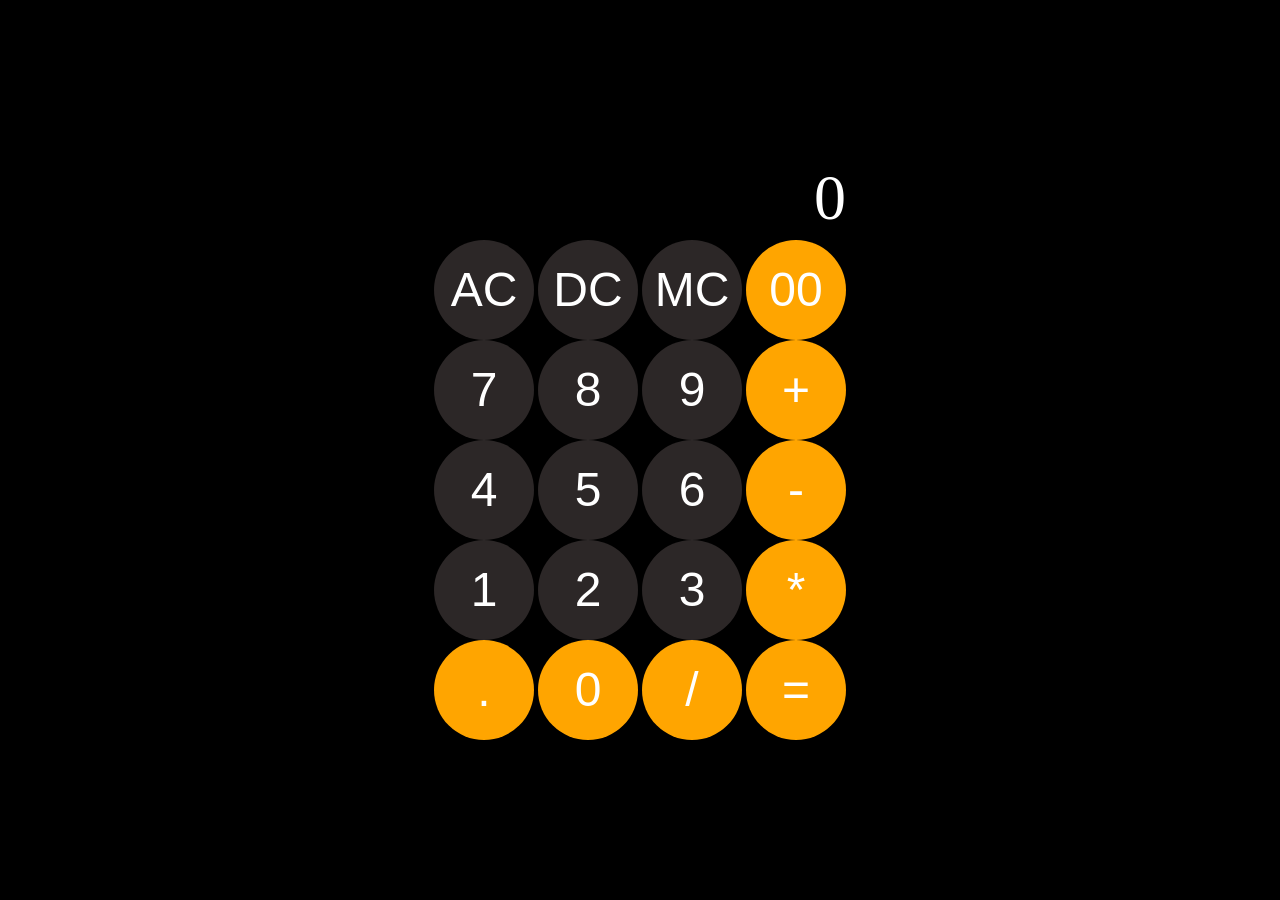
<file: Calculater/index.html>
<!DOCTYPE html>
<html lang="en">
<head>
    <meta charset="UTF-8">
    <meta name="viewport" content="width=device-width, initial-scale=1.0">
    <title>Calculater</title>
    <link rel="stylesheet" href="style.css">
</head>
<body>
    <div class="contener" >
    <p class="Calculate" >0</p>
    <div>
        <button id="AC" >AC</button>
        <button id="DC" >DC</button>
        <button id="MC" >MC</button>
        <button id="00" class="symbal" >00</button>
    </div>
    <div>
        <button id="7" >7</button>
        <button id="8" >8</button>
        <button id="9" >9</button>
    <button id="+" class="symbal" >+</button>
   </div>
   <div>
    <button id="4" >4</button>
    <button id="5" >5</button>
    <button id="6" >6</button>
    <button id="-" class="symbal" >-</button>
</div>
<div>
    <button id="1" >1</button>
    <button id="2" >2</button>
    <button id="3" >3</button>
    <button id="*" class="symbal">*</button>
</div>
<div>
    <button id="." class="symbal">.</button>
    <button id="0" class="symbal" >0</button>
    <button id="/" class="symbal" >/</button>
    <button id='=' class= "symbal" >=</button>

</div>
</div>
    <script src="script.js"></script>
</body>
</html>
</file>
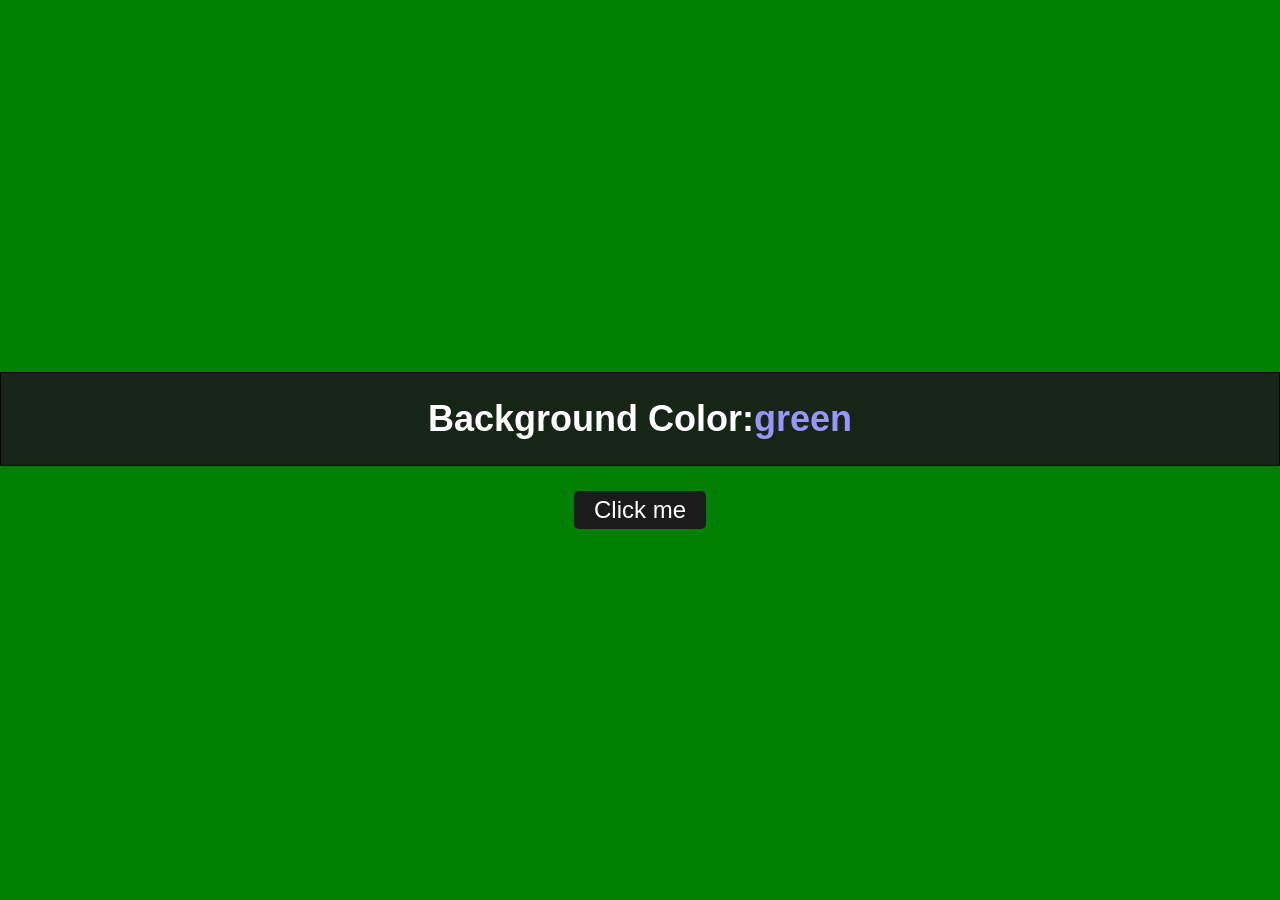
<file: clickColorChanger/index.html>
<html lang="en">
<head>
    <meta charset="UTF-8">
    <meta name="viewport" content="width=device-width, initial-scale=1.0">
    <title>color fliper</title>
    <link rel="stylesheet" href="index.css">
</head>
<body>
    
       <div class="content" > 
           <div class="color" style="border: 1px solid black;" ><h3>Background Color:<span id="colorName">green</span></h3></div>
            <div class="button" ><button>Click me</button></div>
        </div>
</body>
<script src="index.js"></script>
</html>
</file>
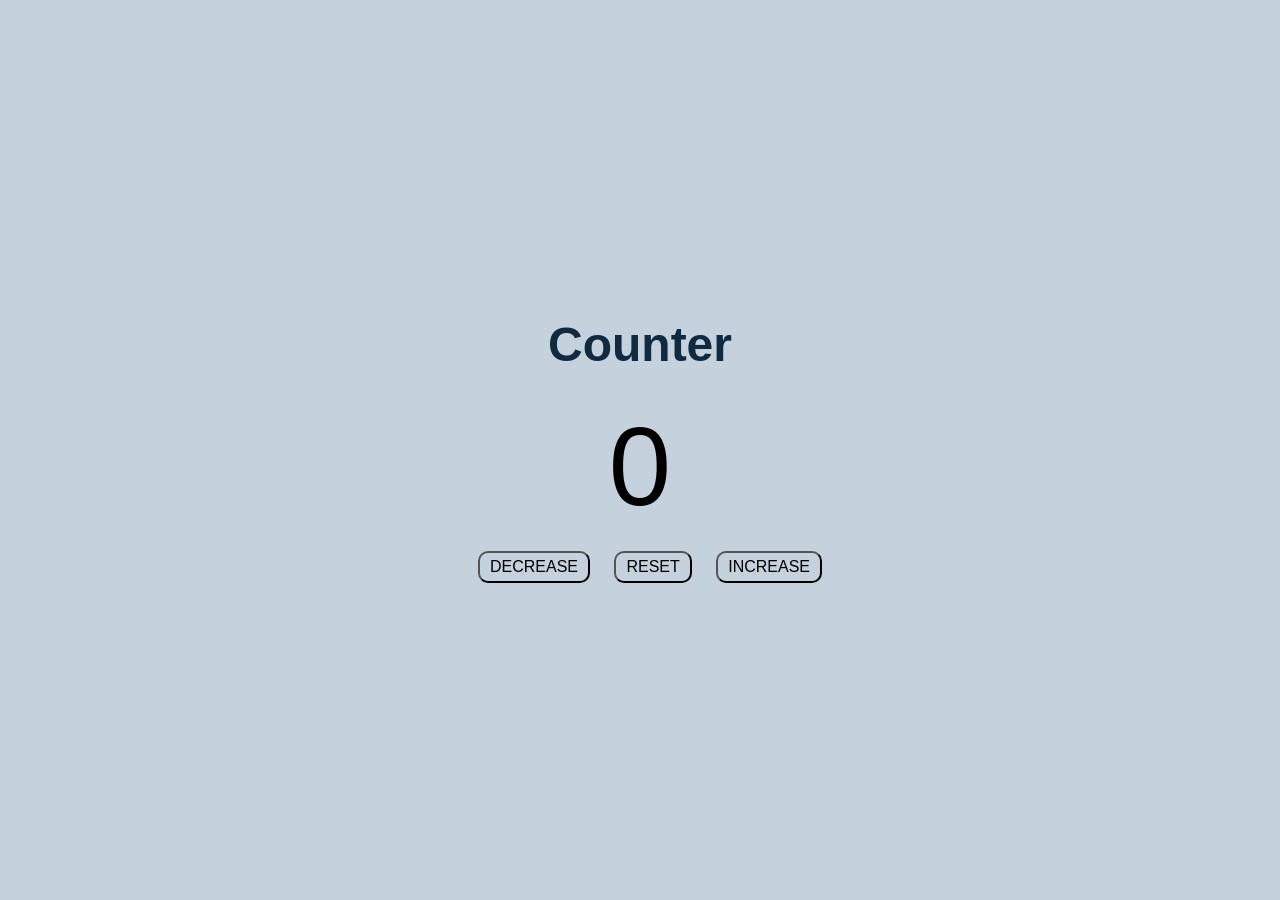
<file: Counter/index.html>
<!DOCTYPE html>
<html lang="en">
<head>
    <meta charset="UTF-8">
    <meta name="viewport" content="width=device-width, initial-scale=1.0">
    <title>Counter</title>
    <link rel="stylesheet" href="index.css">
</head>
<body>
    <div class="content">
        <p style="font-size: 3rem; color: #102A42;" >Counter</p>
        <p class="number" >0</p>
        <div class="buttonBox" >
            <button class="button" id="dec" >DECREASE</button>
            <button class="button" id="reset" >RESET</button>
            <button class="button" id="inc" >INCREASE</button>
        </div>
    </div>
    <script src="index.js"></script>
</body>
</html>
</file>
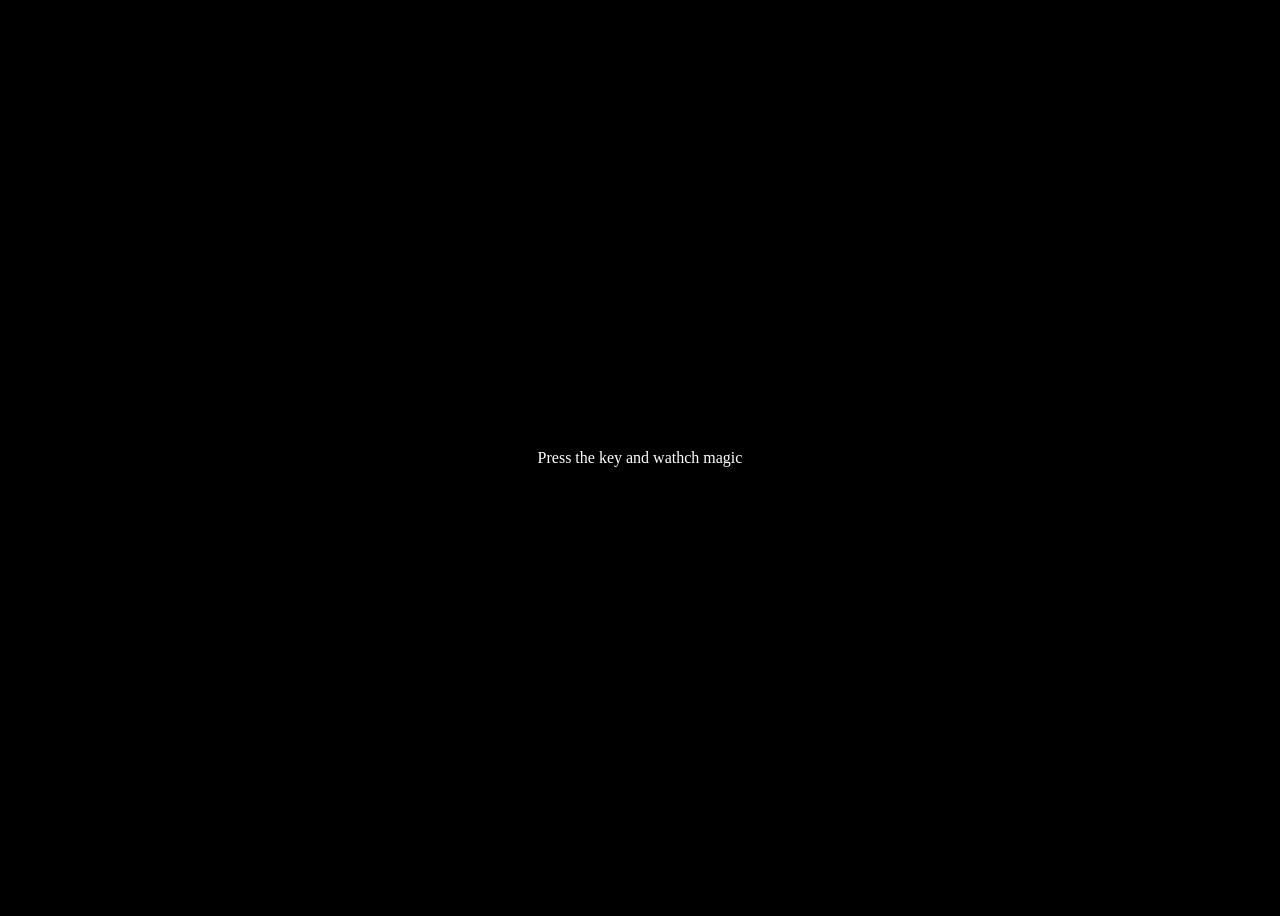
<file: keyBordCheck/index.html>
<!DOCTYPE html>
<html lang="en">
<head>
    <meta charset="UTF-8">
    <meta name="viewport" content="width=device-width, initial-scale=1.0">
    <title>keyBordCheck</title>
    <style>
        body{
            background-color: black;
            color: white;
        }
        table,th,td{
            border: 1px solid #e7e7e7;
        }
        .projecte{
            display: flex;
            align-items: center;
            justify-content: center;
            text-align: center;
            height: 100vh;
        }
        .color{
            color: aliceblue;
            display: flex;
            flex-direction: column;
        }
    </style>
</head>
<body>
    <div class="projecte" >
        <div class="insert">
            <div class="key">Press the key and wathch magic</div>
        </div>
    </div>
    <script src="index.js"></script>
</body>
</html>
</file>
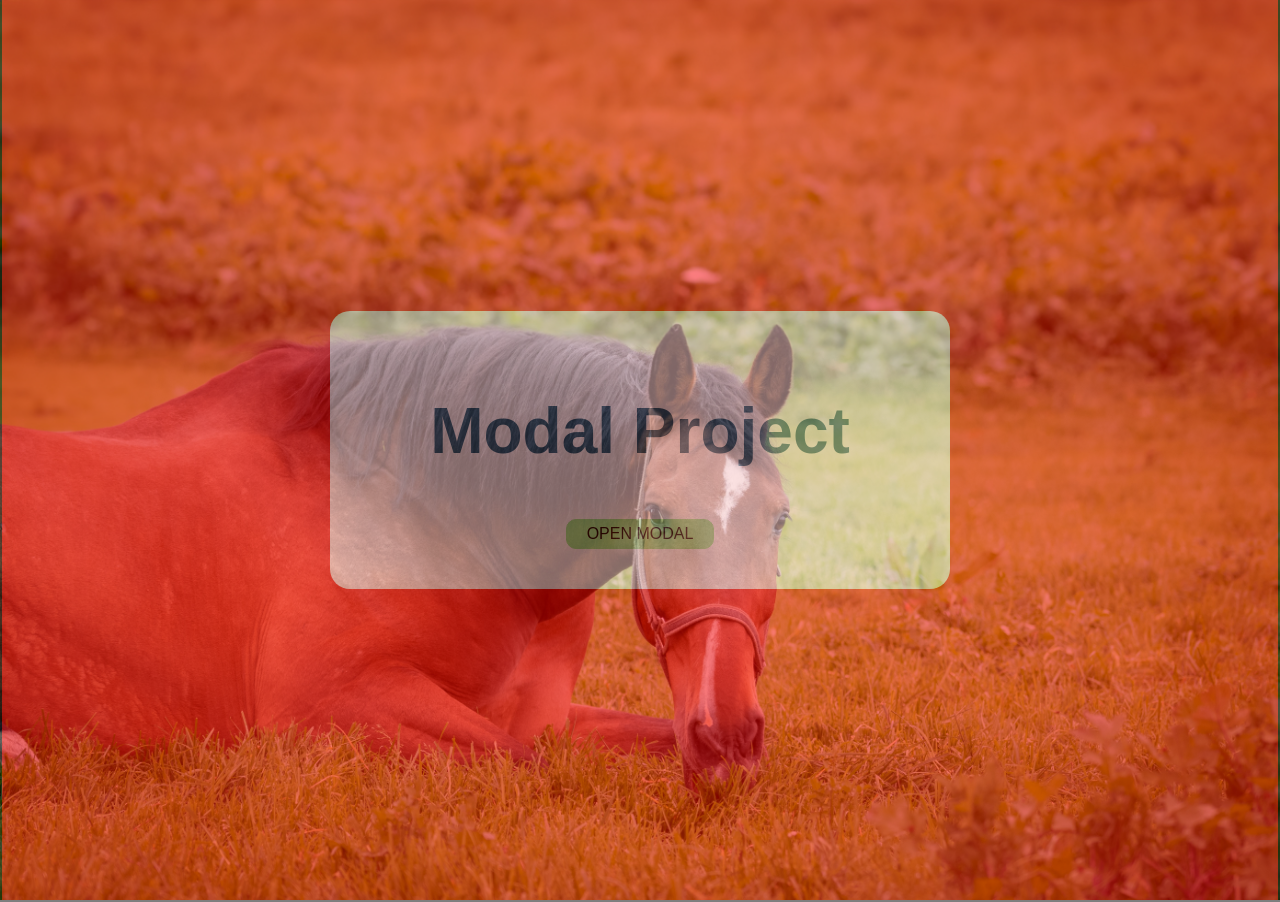
<file: ModuleContext/index.html>
<!DOCTYPE html>
<html lang="en">
<head>
    <meta charset="UTF-8">
    <meta name="viewport" content="width=device-width, initial-scale=1.0">
    <title>Modal Conteent</title>
    <link rel="stylesheet" href="index.css">
</head>
<body>
    <div class="contener" >
    <div class="content" >
        <h1>Modal Project</h1>
        <div><button class="button" >OPEN MODAL</button></div>
    </div>
</div>
    <script src="index.js"></script>
</body>
</html>
</file>
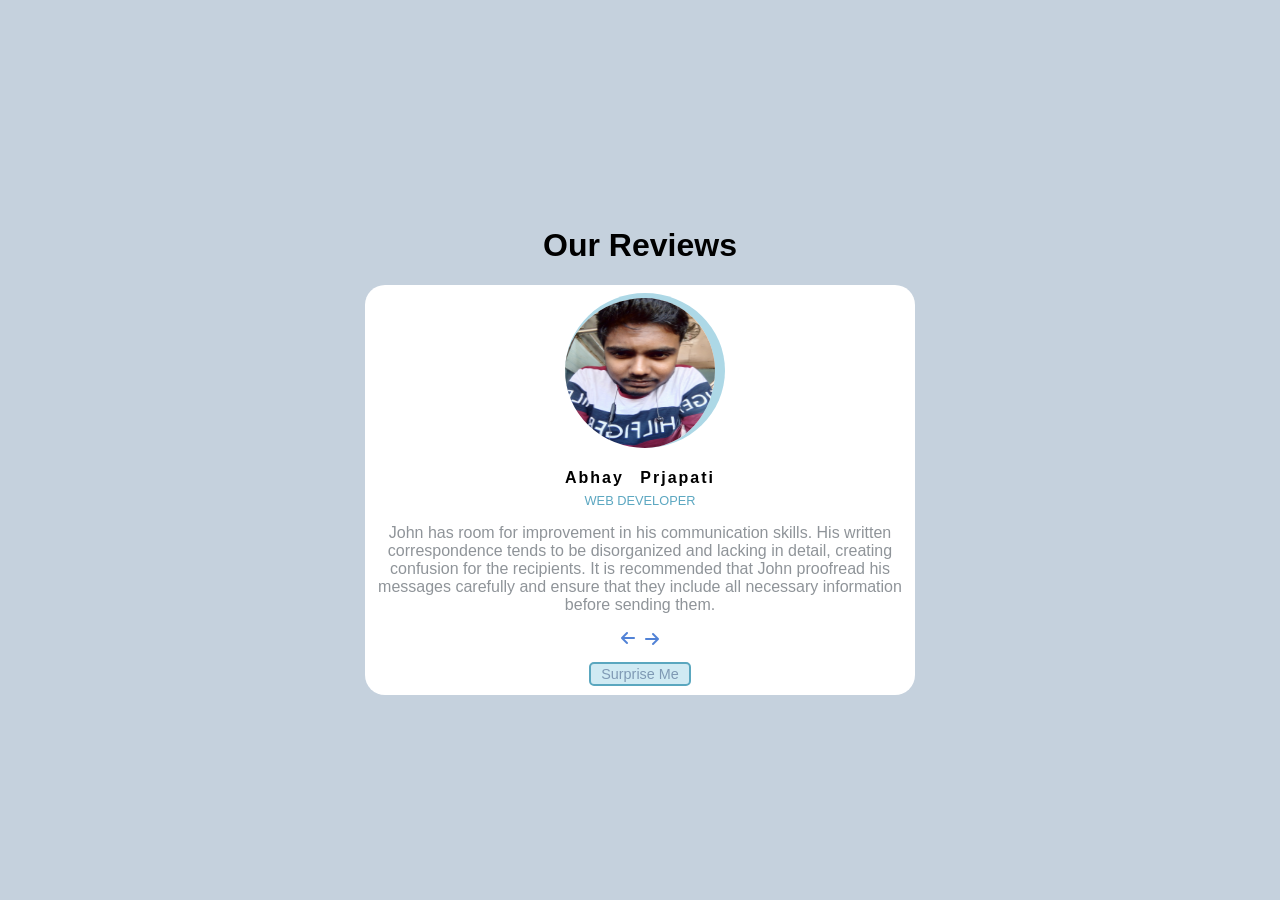
<file: OurReviews/index.html>
<!DOCTYPE html>
<html lang="en">
<head>
    <meta charset="UTF-8">
    <meta name="viewport" content="width=device-width, initial-scale=1.0">
    <title>Our Reviews</title>
    <link rel="stylesheet" href="https://cdnjs.cloudflare.com/ajax/libs/font-awesome/6.4.2/css/all.min.css" integrity="sha512-z3gLpd7yknf1YoNbCzqRKc4qyor8gaKU1qmn+CShxbuBusANI9QpRohGBreCFkKxLhei6S9CQXFEbbKuqLg0DA==" crossorigin="anonymous" referrerpolicy="no-referrer"/>

    <link rel="stylesheet" href="index.css">
</head>
<body>
    <h1>Our Reviews</h1>
    <div class="Content" >
        <div class="All" >
            <div class="profile">
                <div class="image" >
                <img id="Image" src="IMG_20230204_125306.jpg" alt="">
            </div>
            <span class="Name" >Abhay Prjapati</span>
            <span class="job" >WEB DEVELOPER</span>
        </div>
        <div class="reviews" >
            <p>John has room for improvement in his communication skills. His written correspondence tends to be disorganized and lacking in detail, creating confusion for the recipients. It is recommended that John proofread his messages carefully and ensure that they include all necessary information before sending them.</p>
        </div>
        <div class="logo" >
        <i class="fa-solid fa-arrow-right fa-rotate-180" id="rhs" style="color: #5182d6;"></i>
        <i class="fa-solid fa-arrow-right" id="lhs" style="color: #5182d6;"></i>
        </div>
        <button id="button" >Surprise Me</button>
        </div>
    </div>
    <script src="index.js"></script>
</body>
</html>
</file>
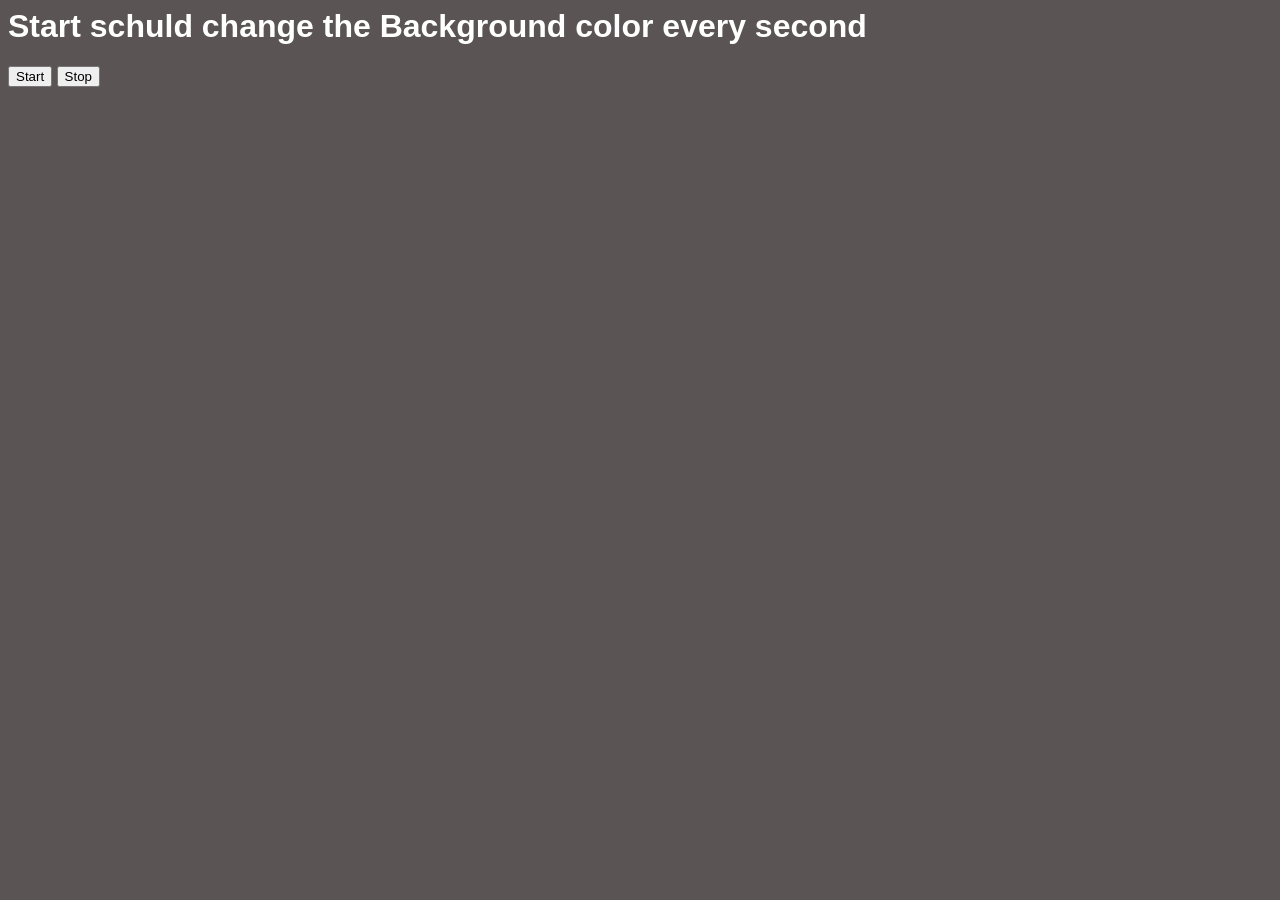
<file: unlimitedColor/index.html>
<html lang="en">
<head>
    <meta charset="UTF-8">
    <meta name="viewport" content="width=device-width, initial-scale=1.0">
    <title>unlimitedColor</title>
    <style>
        body{
            background-color: rgb(90, 84, 84);
            color: white;
            font-family: Arial, Helvetica, sans-serif;
        }
    </style>
</head>
<body>
    <h1>Start schuld change the Background color every second</h1>
    <button id="Start">Start</button>
    <button id="Stop">Stop</button>
    <script src="index.js"></script>
</body>
</html>
</file>
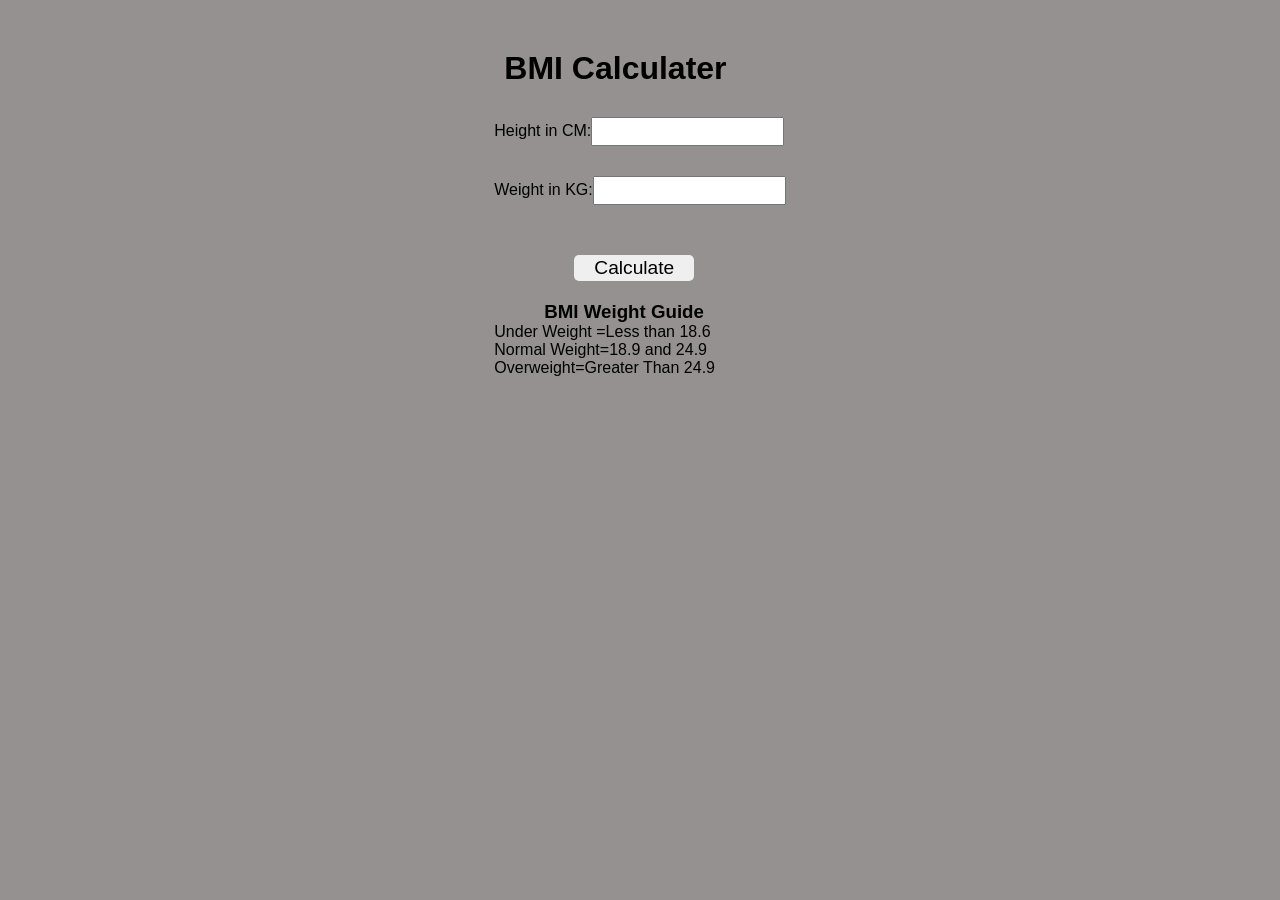
<file: bmicalculater/project2.html>
<!DOCTYPE html>
<html lang="en">
<head>
    <meta charset="UTF-8">
    <meta name="viewport" content="width=device-width, initial-scale=1.0">
    <title>Bmi calculater</title>
    <link rel="stylesheet" href="projecte2.css">
</head>
<body>
    <div class="container" ><h1>BMI Calculater</h1>
        <form>
        <p><label>Height in CM:</label><input id="Height" type="text" ></p> 
        <p><label>Weight in KG:</label><input id="Weight" type="text" ></p>
        <button> Calculate</button>
        <div id="results" ></div>
        <div id="weightGuide" ></div>
        <div id="weight-guide">
        <h3>BMI Weight Guide</h3>
        <p>Under Weight =Less than 18.6</p>
        <p>Normal Weight=18.9 and 24.9</p>
        <p>Overweight=Greater Than 24.9</p></div>
        </form>
</div>
<script src="projecte2.js"></script>
</body>
</html>
</file>
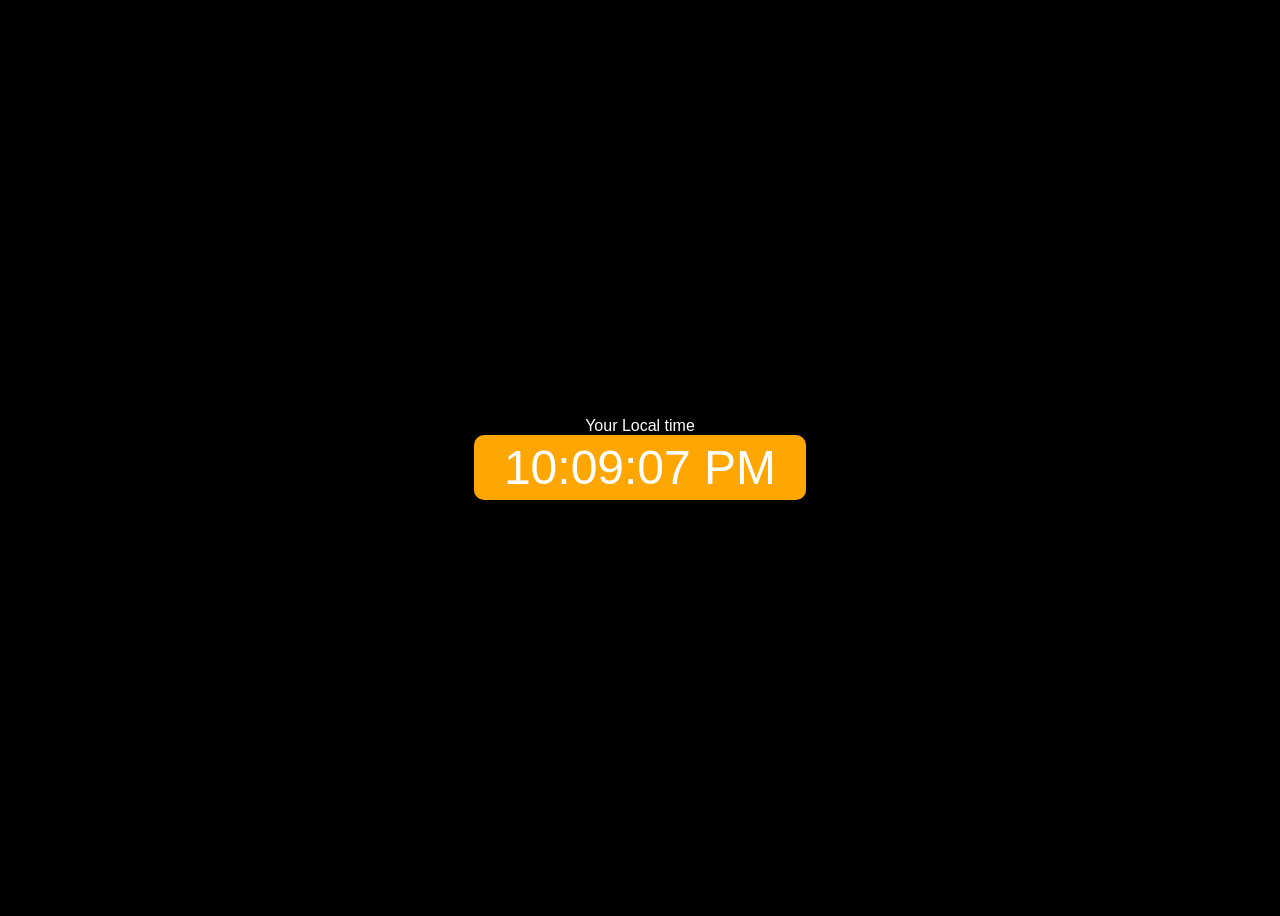
<file: DIgitalClock/project3.html>
<!DOCTYPE html>
<html lang="en">
<head>
    <meta charset="UTF-8">
    <meta name="viewport" content="width=device-width, initial-scale=1.0">
    <title>Document</title>
    <link rel="stylesheet" href="project3.css">
</head>
<body>
    <div id="contener" >
        <div id="banner" > <span>Your Local time</span></div>
        <div id="clock" ></div>
    </div>
    <script src="project3.js"></script>
</body>
</html>
</file>
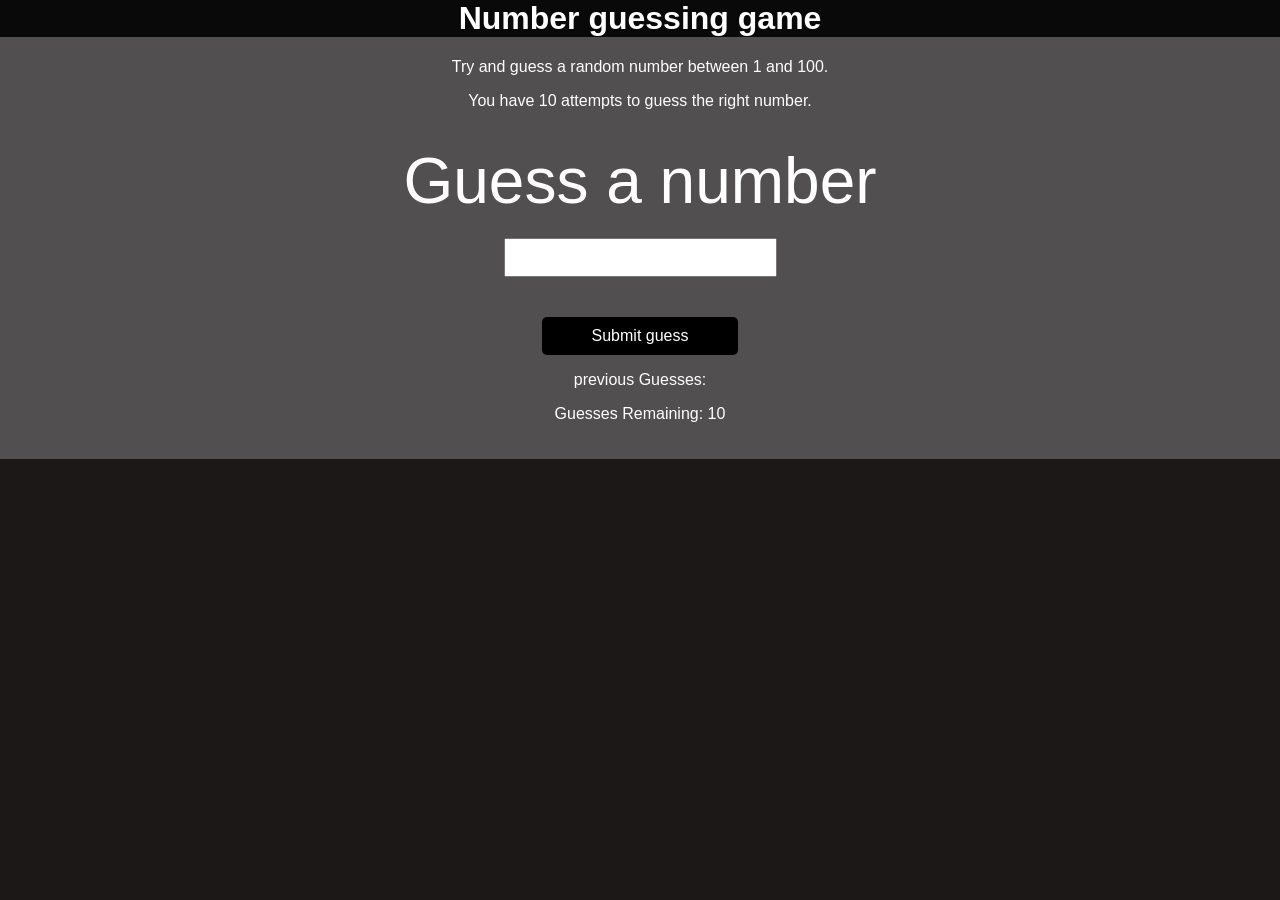
<file: GuessTheNumber/project4.html>
<html lang="en">
<head>
    <meta charset="UTF-8">
    <meta name="viewport" content="width=device-width, initial-scale=1.0">
    <title>Document</title>
    <link rel="stylesheet" href="project4.css">
</head>
<body>
    <div class="wrapper">
    <h1>Number guessing game</h1>
    <p>Try and guess a random number between 1 and 100.</p>
    <p> You have 10 attempts to guess the right number.</p>
    <br>
        <form class="form">
            <label for="guessField" id ='guess'>Guess a number <br></label>
            <input type="text" id="guessField" class="guessField"><br>
            <input type="submit" id ='subt' value="Submit guess" class="guessSubmite" >
        </form>

        <div class="resultParas" >
            <p> previous Guesses: <span class="guesses"></span> </p>
            <p> Guesses Remaining: <span class="lastResult">10</span></p>
            <p class="lowOrHi" ></p>
        </div>
    </div>
    <script src="project4.js"></script>
</body>
</html>
</file>
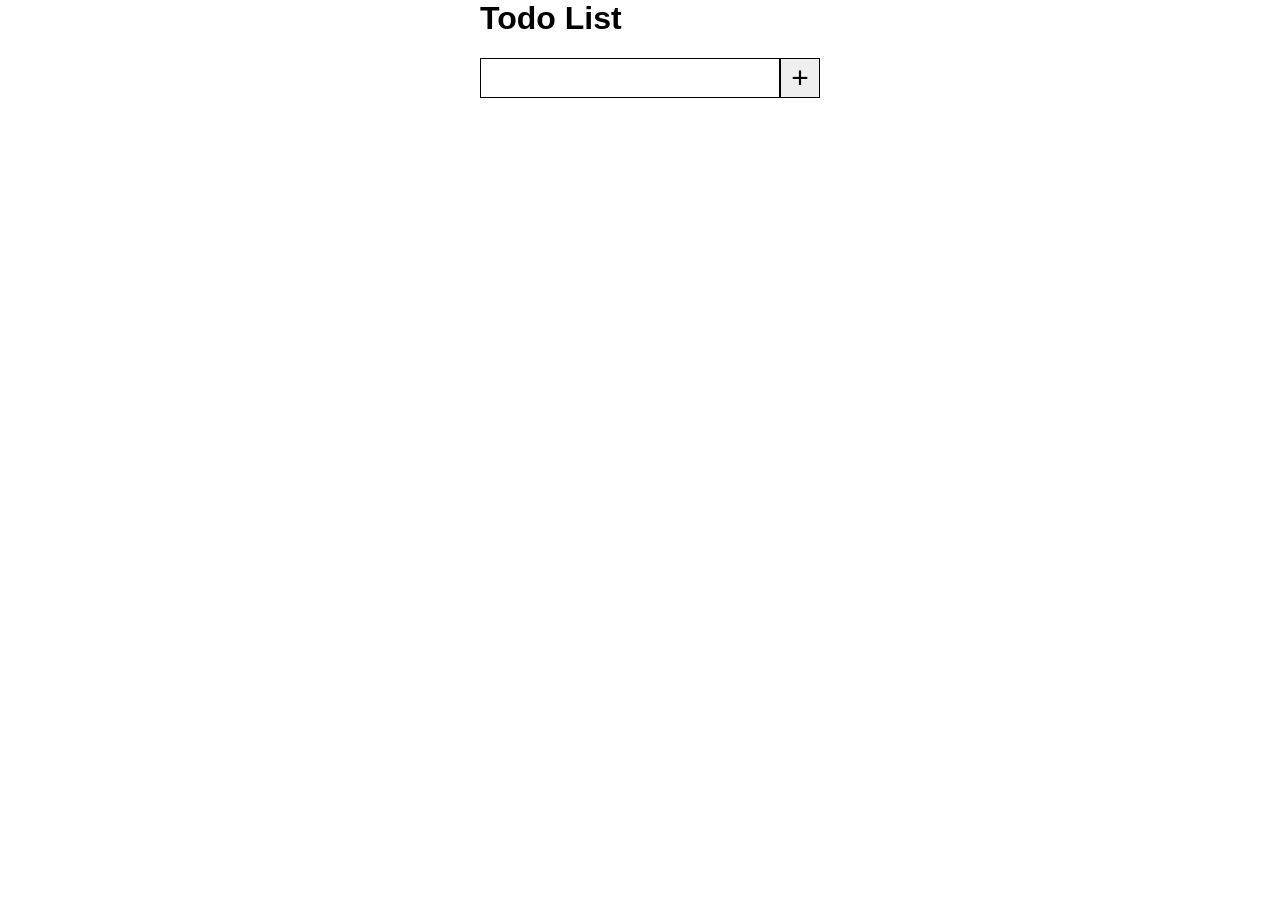
<file: todoList/todo.html>
<html lang="en">
<head>
    <meta charset="UTF-8">
    <meta name="viewport" content="width=device-width, initial-scale=1.0">
    <title>Todo List</title>
    <link rel="stylesheet" href="todo.css">
</head>
<body>
    <h1>Todo List</h1>
    <div class="conteainer" >
        <input type="text" id="inputField"><button id="addTodo" >+</button>
        <div class="to-dos" id="toDoContainer">

        </div>
    </div>
    <script src="todo.js"></script>
</body>
</html>
</file>
<file: Calculater/style.css>
button{
    font-size: 3rem;
    height: 100px;
    width: 100px;
    border: none;
    border-radius: 50%;
    background-color: rgb(44, 39, 39);
    color: white;
    cursor: pointer;
}
body{
    background-color: black;
    margin: 0%;
    display: flex;
    justify-content: center;
    align-items: center;
    height: 100vh;
    text-align: right;
}
.symbal{
    background-color: orange;
}
p{
    margin-top: 0;
    margin-bottom: 5px;
    margin-left: 20px;
    font-size: 4rem;
    color:  white;
}
</file>
<file: clickColorChanger/index.css>
.color{
    background-color: rgba(26, 26, 26, 0.884); color: white;
    width: 100%;
    border: 1px solid ;
    padding-top:25px ;
    padding-bottom: 25px;
    margin-bottom: 25px;
}
*{
    font-size: 1.5rem;
    box-sizing: border-box;
    font-family: Arial, Helvetica, sans-serif;
    margin: 0%;
}
#colorName{
    color: rgb(150, 150, 255);
}
body{
    display: flex;
    background-color: green;
    justify-content: center;
    align-items: center;
    text-align: center;
}
.content{
    display: flex;
    width: 100%;
    flex-direction: column;
    justify-content:center;
    align-items: center;
}
button{
    font-size: 1rem;
    background-color: rgb(28, 27, 27);
    color: white;
    border: none;
    padding: 5px 20px 5px 20px;
    border-radius: 5px;
    cursor:pointer;
}
</file>
<file: Counter/index.css>
*{
    text-align: center;
    font-family: Arial, Helvetica, sans-serif;
    font-weight: 700;
    margin: 0%;
}
body{
    display: flex;
    flex-direction: column;
    height: 100vh;
    justify-content: center;
    background-color: #c5d1dd;
}
.number{
    color:black;
    margin-top: 30px;
    font-weight: 500;
    font-size: 7rem;
    margin-bottom: 20px;
}
.button{
    color: black;
    font-size: 1rem;
    font-weight: 400;
    border-radius: 10px;
    padding: 5px 10px 5px 10px;
    margin-left: 20px;
    background-color: #c5d1dd;
    cursor: pointer;
    transition: all 0.8s;
}
.button:hover{
    background-color: black;
    color: white;
}
</file>
<file: ModuleContext/index.css>
body{
    font-family: Arial, Helvetica, sans-serif;
    display: flex;
    height: 100vh;
    align-items: center;
    justify-content: center;
    margin: 0%;
    background-image: url('horse-8193368.jpg');
    background-repeat: no-repeat;
    background-attachment: fixed; 
    background-size: 100% 100%;}
    .content{
        /* position: fixed; */
        display: flex;
        color: rgb(9, 87, 113);
        flex-direction: column;
        justify-content: center;
        align-items: center;
        font-size: 2rem;
        background-color: white;
        padding: 40px 100px 40px 100px;
        border-radius: 20px;
        opacity: 0.8;
    }
    .button{
        font-size: 1rem;
        padding: 5px 20px 5px 20px;
        border-radius: 10px;
        border:1px solid lightgreen;
        background-color: lightgreen;
        cursor: pointer;
        transition: 0.3s;
    }
    .button:hover{
        background-color: white;
        border: 1px solid lightgreen;
    }
    .contener{
        display: flex;
        justify-content: center;
        align-items: center;
        height: 100%;
        width: 100%;
        background: red ;
        opacity: 0.5;
        border: 2px solid black;
    }
</file>
<file: OurReviews/index.css>
img{
    height: 100%;
    width: 100%;
    border-radius: 50%;
    border-right:10px solid lightblue;
    border-top: 5px solid lightblue;
}
.image{
    height: 150px;
    width: 150px;
    border-radius: 50%;
    margin-bottom: 20px;
}
body{
    text-align: center;
    margin: 0%;
    background-color:#c5d1dd;
    display: flex;
    flex-direction: column;
    height: 100vh;
    justify-content: center;
    align-items: center;
    font-family: Arial, Helvetica, sans-serif;
    font-weight: 510;
}
.profile{
    display: flex;
    flex-direction: column;
    align-items: center;
}
.Content{
    display: flex;
    background-color: white;
    justify-content: center;
    align-items: center;
    height: 350px;
    width: 550px;
    border-radius: 20px;
    transition: all 0.8s;
    padding-top: 30px;
    padding-bottom: 30px;

}
.Content:hover{
    box-shadow:  1px 3px 10px 5px rgb(147, 145, 145);
}
.Name{
    word-spacing: 10px;
    letter-spacing: 2px;
    font-size: 1rem;
    font-weight: 600;
    line-height: 30px;
}
.job{
    font-size: 0.8rem;
    color: rgb(92, 167, 193);
}
.reviews{
    color: #8f9499;
}
.logo{
    margin-bottom: 5px;
    
}
#lhs{
    padding-bottom: 10px;
    padding-left: 5px;
}
#rhs{
    padding-top: 1px;
}
button{
  font-size: 0.9rem;
  color: #7f99b4;
  padding: 2px 10px 2px 10px;
  border-radius: 5px;
  border: 2px solid rgb(90, 167, 191);
  background-color: rgb(208, 234, 243);
  cursor: pointer;
  transition: all 0.8s;
}
button:hover{
    background-color: #4680ba;
    color: rgba(50, 47, 47, 0.826);
}
i{
    cursor: pointer;    
}
</file>
<file: bmicalculater/projecte2.css>
#Height,#Weight{
    margin-top: 30px;
    /* margin-left:50px ;  */
    padding: 5px 10px 5px 10px;
    
}
input[type='number']{
    padding: 5px;
}
body{
    background-color: rgb(149, 145, 145);
    display: flex;
    justify-content:center
}
h1{
    margin-left: 10px;
}
.container{
    padding: 50px;
    /* border: 1px solid black; */
}
*{
    margin: 0;
    font-family: 'Trebuchet MS', 'Lucida Sans Unicode', 'Lucida Grande', 'Lucida Sans', Arial, sans-serif
    ;
}
button{
    font-size: 1.2rem;
    margin-top: 50px;
    margin-left: 80px;
    border-radius: 5px;
    border: none;
    padding: 2px 20px 2px 20px;
    cursor: pointer;
}
h3{
    margin-top: 20px;
    margin-left: 50px;
}
.weight-guide p{
    margin-top: 10px;
    margin-left: 50px;
}
#results,#weightGuide{
    color: rgb(8, 8, 8);
    font-size: 1.2rem;
    margin-top: 20px;
    text-align: center;
}
#weightGuide{
    color: rgb(54, 52, 56);
}
button:hover{
    background-color: blueviolet;
}
</file>
<file: DIgitalClock/project3.css>
body{
    background-color: black;
    color: white;
    font-family: 'Trebuchet MS', 'Lucida Sans Unicode', 'Lucida Grande', 'Lucida Sans', Arial, sans-serif;
}
#contener{
    display: flex;
    justify-content: center;
    align-items: center;
    flex-direction: column;
    /* border: 1px solid white; */
    height: 100vh;
}
#clock{
    background-color:rgb(255, 166, 0) ;
    font-size: 3rem;
    padding: 5px 30px 5px 30px;
    border-radius: 10px;
}
</file>
<file: GuessTheNumber/project4.css>
body{
    background-color: rgb(29, 24, 24);
    color: white;
    margin: 0%;
    font-family: 'Trebuchet MS', 'Lucida Sans Unicode', 'Lucida Grande', 'Lucida Sans', Arial, sans-serif;
    text-align: center;
}
.wrapper{
    background-color: rgb(81, 79, 79);
    padding-bottom: 20px;
}
h1{
    background-color: rgb(9, 9, 9);

}
#guess{
    font-size: 4rem;
    padding:50px;
}
input[type=text]{
    margin-top: 20px;
    padding: 10px 50px 10px 50px;
    margin-bottom: 40px;
}
input[type=submit]{
    background-color: black;
    font-size: 1rem;
    color: white;
    border: none;
    border-radius: 5px;
    padding: 10px 50px 10px 50px;
    cursor: pointer;
}
#newGame{
    background-color: black;
    font-size: 1rem;
    color: white;
    border: none;
    border-radius: 5px;
    padding: 10px 50px 10px 50px;
    cursor: pointer;
}
#newGame:hover{
    background-color: white;
    color: black;
}input[type=submit]:hover{
    background-color: white;
    color: black;
}
</file>
<file: todoList/todo.css>
html,body{
    width: 50%;
    margin: 0 auto;
    font-family: Arial, Helvetica, sans-serif;
}
.conteainer{
    width: 360px;
}
#inputField{
    width: 300px;
    height: 40px;
    border: 1px solid black;
    outline: none;
    font-size: 25px;
    vertical-align: middle;
}
#addTodo{
   height: 40px;
   width: 40px;
   border: 1px solid black; 
   vertical-align: middle;
   font-size: 30px;
   cursor: pointer;
}
.to-dos{
    margin-top: 25px;
}
.paragraph-styling{
    margin: 0;
    cursor: pointer;
    font-size: 20px;
}
</file>
